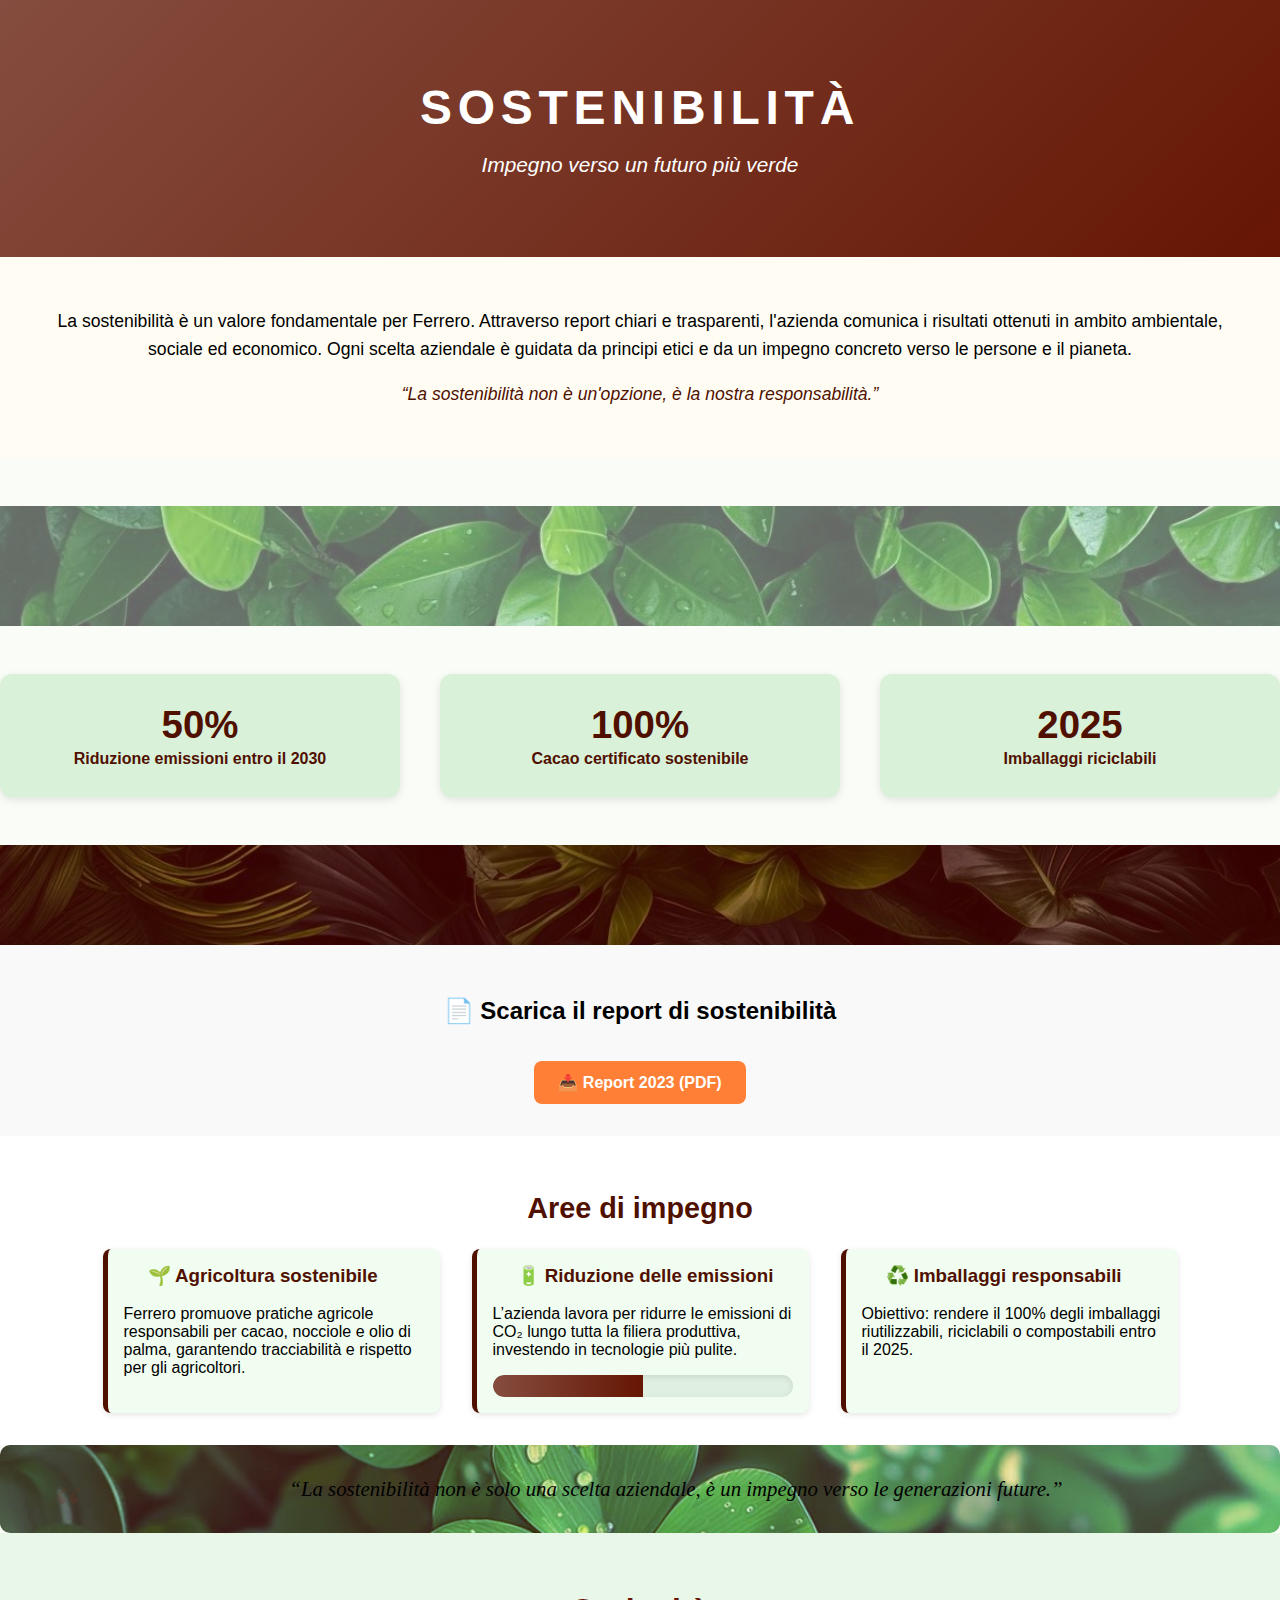
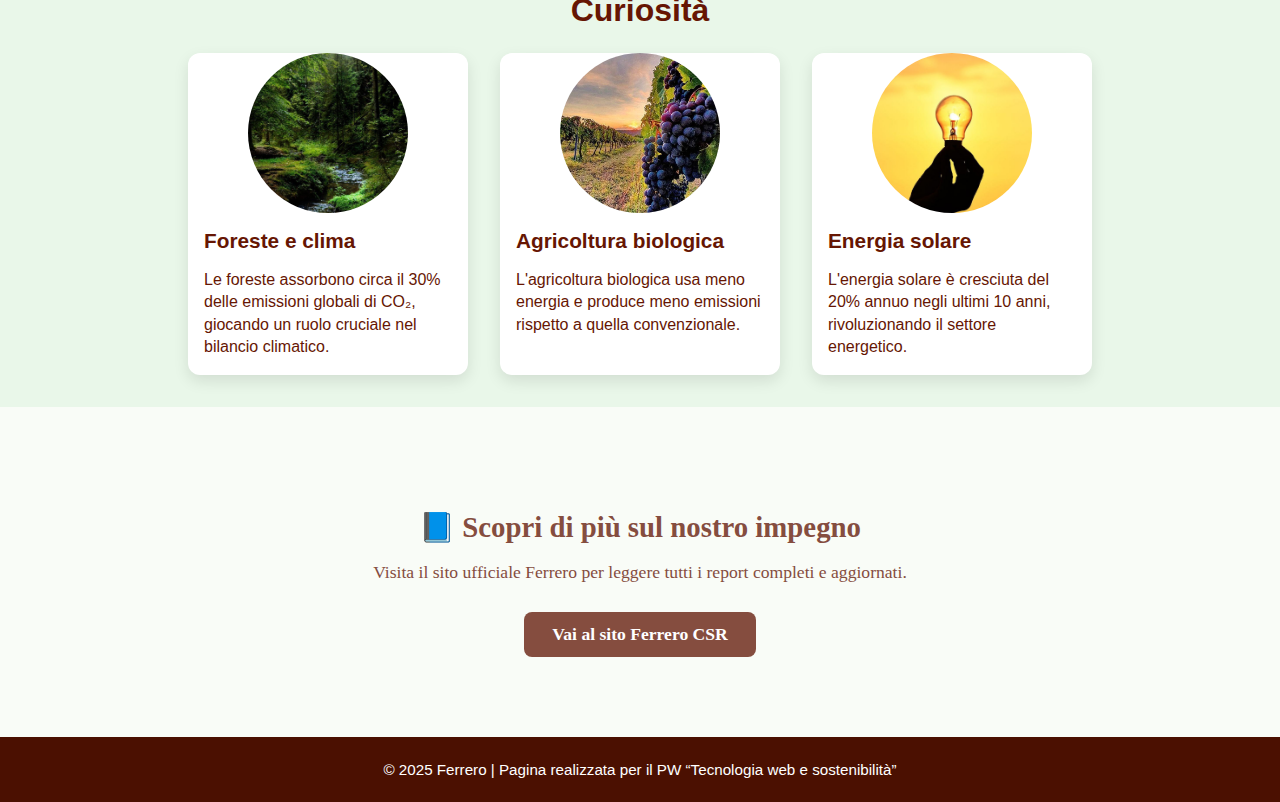
<file: sostenibilita.html>
<!DOCTYPE html>
<html lang="it">
<head>
  <meta charset="UTF-8" />
  <meta name="viewport" content="width=device-width, initial-scale=1" />
  <title>Sostenibilità Ferrero</title>
  <link rel="stylesheet" href="stylesostenibilita.css" />
</head>
<body>

  <div class="hero">
    <h1 class="title animated-underline">Sostenibilità</h1>
    <span class="subtitle">Impegno verso un futuro più verde</span>
  </div>

  <section class="intro">
    <p>
      La sostenibilità è un valore fondamentale per Ferrero. Attraverso report chiari e
      trasparenti, l'azienda comunica i risultati ottenuti in ambito ambientale, sociale ed economico.
      Ogni scelta aziendale è guidata da principi etici e da un impegno concreto verso le persone e il pianeta.
    </p>
    <blockquote>“La sostenibilità non è un'opzione, è la nostra responsabilità.”</blockquote>
  </section>

<div class="immagine-separatore"></div>
 


  <!-- Statistiche -->
  <section class="statistiche">
    <div class="statistica-item">
      <h3>50%</h3>
      <p>Riduzione emissioni entro il 2030</p>
    </div>
    <div class="statistica-item">
      <h3>100%</h3>
      <p>Cacao certificato sostenibile</p>
    </div>
    <div class="statistica-item">
      <h3>2025</h3>
      <p>Imballaggi riciclabili</p>
    </div>
  </section>

  <section class="intro-banner"></section>


    <!-- Download Report -->
  <section class="report-download">
    <h2>📄 Scarica il report di sostenibilità</h2>
    <a href="ReportSostenibilita2023.pdf" class="download-btn" download>📥 Report 2023 (PDF)</a>
  </section>

  <!-- Temi Sostenibilità -->
  <section class="temi-sostenibilita">
    <h2>Aree di impegno</h2>
    <div class="temi-container">
      <div class="tema">
        <h3>🌱 Agricoltura sostenibile</h3>
        <p>
          Ferrero promuove pratiche agricole responsabili per cacao, nocciole e olio di palma,
          garantendo tracciabilità e rispetto per gli agricoltori.
        </p>
      </div>
      <div class="tema">
        <h3>🔋 Riduzione delle emissioni</h3>
        <p>
          L’azienda lavora per ridurre le emissioni di CO₂ lungo tutta la filiera produttiva,
          investendo in tecnologie più pulite.
        </p>
        <!-- Barra di progresso -->
        <div class="progress-bar" data-progress="50">
          <div class="progress-fill"></div>
        </div>
      </div>
      <div class="tema">
        <h3>♻️ Imballaggi responsabili</h3>
        <p>
          Obiettivo: rendere il 100% degli imballaggi riutilizzabili, riciclabili o compostabili entro il 2025.
        </p>
      </div>
    </div>
  </section>
  
  <section class="citazione-finale">
    <blockquote>
      “La sostenibilità non è solo una scelta aziendale, è un impegno verso le generazioni future.”
    </blockquote>
  </section>

<section class="curiosita">
  <h2>Curiosità </h2>
  <div class="curiosita-container">
    <div class="curiosita-card">
      <img src="d44ce6ae-8ee2-438c-b174-fc5b41f07998.jpeg" alt="Foresta" />
      <h3>Foreste e clima</h3>
      <p>Le foreste assorbono circa il 30% delle emissioni globali di CO₂, giocando un ruolo cruciale nel bilancio climatico.</p>
    </div>
    <div class="curiosita-card">
      <img src="759debda57a4201ecae8600a22d2ea11.jpg" alt="Agricoltura biologica" />
      <h3>Agricoltura biologica</h3>
      <p>L'agricoltura biologica usa meno energia e produce meno emissioni rispetto a quella convenzionale.</p>
    </div>
    <div class="curiosita-card">
      <img src="91a4c616dcc1853c2fef1c44dd368a9d.jpg" alt="Energia solare" />
      <h3>Energia solare</h3>
      <p>L'energia solare è cresciuta del 20% annuo negli ultimi 10 anni, rivoluzionando il settore energetico.</p>
    </div>
  </div>
</section>

<section class="call-to-action">
  <h2>📘 Scopri di più sul nostro impegno</h2>
  <p>Visita il sito ufficiale Ferrero per leggere tutti i report completi e aggiornati.</p>
  <a href="https://www.ferrerocsr.com/" target="_blank" class="cta-button">Vai al sito Ferrero CSR</a>
</section>





  <footer class="footer">
    <p>© 2025 Ferrero | Pagina realizzata per il PW “Tecnologia web e sostenibilità”</p>
  </footer>
</body>
</html>
</file>
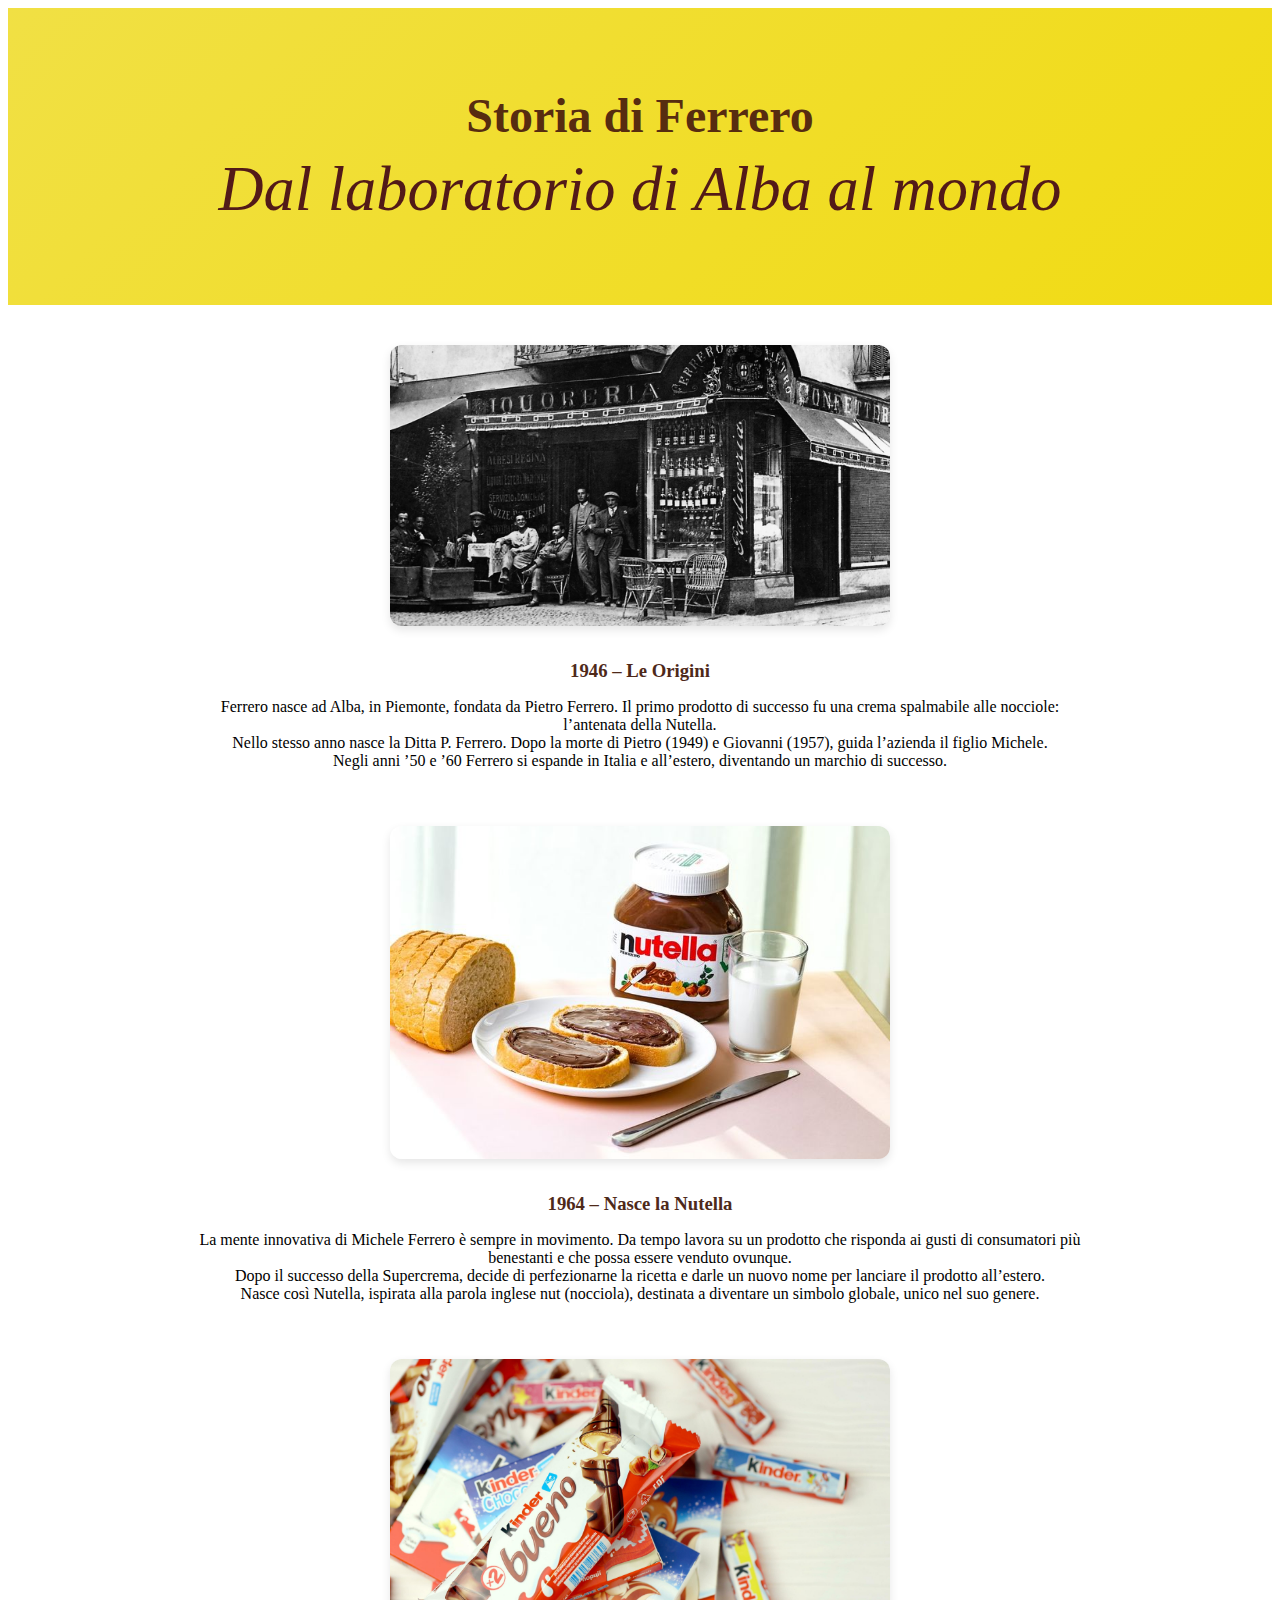
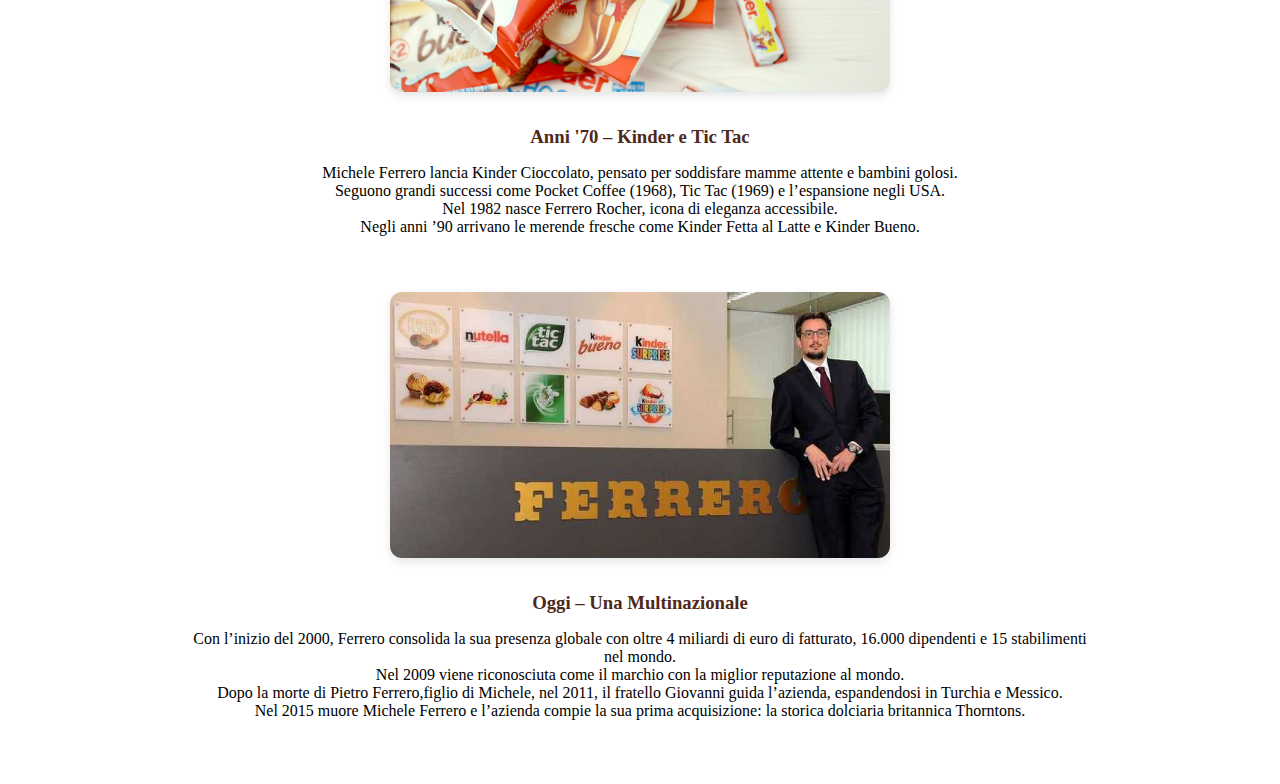
<file: storia.html>
<!DOCTYPE html>
<html lang="it">
<head>
  <meta charset="UTF-8">
  <title>Storia di Ferrero</title>
  <link rel="stylesheet" href="stylestoria.css">
</head>
<body>

    <div class="hero">
        <h1 class="title">
          Storia di Ferrero<br>
          <span class="subtitle">Dal laboratorio di Alba al mondo</span>
        </h1>
      </div>
      <section class="timeline">
        <div class="event">
          <img src="1946.jpg"Ferrero 1946>
          <div class="caption">
            <h3>1946 – Le Origini</h3>
            <p>Ferrero nasce ad Alba, in Piemonte, fondata da Pietro Ferrero. Il primo prodotto di successo fu una crema spalmabile alle nocciole: l’antenata della Nutella.
                <br>Nello stesso anno nasce la Ditta P. Ferrero. Dopo la morte di Pietro (1949) e Giovanni (1957), guida l’azienda il figlio Michele.
            <br>Negli anni ’50 e ’60 Ferrero si espande in Italia e all’estero, diventando un marchio di successo.</p>
          
          </div>
        </div>
      
        <div class="event">
          <img src="800ca1e0f3bc21f8ba97b10b1bf7266d.jpg" alt="nutella 1964">
          <div class="caption">
            <h3>1964 – Nasce la Nutella</h3>

            <p>La mente innovativa di Michele Ferrero è sempre in movimento. Da tempo lavora su un prodotto che risponda ai gusti di consumatori più benestanti e che possa essere venduto ovunque.
                <br>Dopo il successo della Supercrema, decide di perfezionarne la ricetta e darle un nuovo nome per lanciare il prodotto all’estero.
                <br>Nasce così Nutella, ispirata alla parola inglese nut (nocciola), destinata a diventare un simbolo globale, unico nel suo genere.
            </p>
          </div>
        </div>
      
        <div class="event">
          <img src="many-different-products-by-kinder-brand-made-by-ferrero-spa-kinder-is-a-confectionery-product-brand-line-of-italian-multinational-manufacturer-ferrero-free-photo.jpeg" alt="Kinder Ferrero">
          <div class="caption">
            <h3>Anni '70 – Kinder e Tic Tac</h3>
             <!-- Prodotti nuovi Ferrero -->
            <p>Michele Ferrero lancia Kinder Cioccolato, pensato per soddisfare mamme attente e bambini golosi. 
                <br> Seguono grandi successi come Pocket Coffee (1968), Tic Tac (1969) e l’espansione negli USA. 
                <br>Nel 1982 nasce Ferrero Rocher, icona di eleganza accessibile.
                <br>Negli anni ’90 arrivano le merende fresche come Kinder Fetta al Latte e Kinder Bueno.
            </p>
          </div>
        </div>
      
        <div class="event">
          <img src="Giovanni-Ferrero.jpg" alt="Ferrero oggi">
          <div class="caption">
            <h3>Oggi – Una Multinazionale</h3>
            <p>Con l’inizio del 2000, Ferrero consolida la sua presenza globale con oltre 4 miliardi di euro di fatturato, 16.000 dipendenti e 15 stabilimenti nel mondo.
                <br>Nel 2009 viene riconosciuta come il marchio con la miglior reputazione al mondo.
                <br>Dopo la morte di Pietro Ferrero,figlio di Michele, nel 2011, il fratello Giovanni guida l’azienda, espandendosi in Turchia e Messico. 
                <br>Nel 2015 muore Michele Ferrero e l’azienda compie la sua prima acquisizione: la storica dolciaria britannica Thorntons.
            </p>
          </div>
        </div>
      </section>
      



  
</body>
</html>
</file>
<file: stylesostenibilita.css>
/* HERO E TITOLI GIÀ ESISTENTI */
.hero {
  background: linear-gradient(135deg, #854d3f, #661603);
  padding: 80px 20px;
  text-align: center;
  color: #ffffff;
  animation: fadeSlide 1.2s ease-out;
}

@keyframes fadeSlide {
  0% {
    opacity: 0;
    transform: translateY(30px);
  }
  100% {
    opacity: 1;
    transform: translateY(0);
  }
}

.title {
  font-size: 3em;
  font-weight: bold;
  margin: 0;
  position: relative;
  display: inline-block;
  text-transform: uppercase;
  letter-spacing: 0.12em;
  cursor: default;
  color: #ffffff;
  padding-bottom: 8px;
}

.animated-underline::after {
  content: "";
  position: absolute;
  left: 0;
  bottom: 0;
  height: 5px;
  width: 0;
  background: linear-gradient(90deg,#854d3f, #661603);
  border-radius: 2px;
  transition: width 0.7s ease;
  animation: expandLine 1.5s forwards 1.2s;
}

.title:hover::after {
  width: 100%;
}

@keyframes expandLine {
  to {
    width: 100%;
  }
}

.subtitle {
  display: block;
  font-size: 1.3em;
  font-weight: normal;
  margin-top: 10px;
  color: #ffffff;
  font-style: italic;
}

/* INTRODUZIONE */
.intro {
  padding: 2rem;
  background-color: #fffdf3;
  text-align: center;
  font-size: 1.1rem;
  line-height: 1.6;
}

.intro blockquote {
  margin-top: 1rem;
  font-style: italic;
  color: #501000;
} 



/* STATISTICHE */
.statistiche {
  display: flex;
  justify-content: center;
  gap: 2.5rem;
  margin: 3rem 0;
  flex-wrap: wrap;
}

.statistica-item {
  background: #d9f0d9;
  border-radius: 12px;
  padding: 1.8rem 2.5rem;
  box-shadow: 0 3px 8px rgba(0, 0, 0, 0.1);
  text-align: center;
  flex: 1 1 180px;
  transition: transform 0.3s ease;
  cursor: default;
}

.statistica-item:hover {
  transform: scale(1.05);
}

.statistica-item h3 {
  font-size: 2.4rem;
  color: #501000;
  margin: 0 0 0.2rem;
  font-weight: 900;
  user-select: none;
}

.statistica-item p {
  margin: 0;
  color: #501000;
  font-weight: 600;
  user-select: none;
}

.intro-banner {
  width: 100%;
  height: 100px; /* Puoi aumentare o ridurre l'altezza */
  background-image: linear-gradient(rgba(104, 0, 0, 0.5), rgba(104, 0, 0, 0.5)), 
                    url(f23d26ff7410e3caca02d7a2f5b71b31.jpg);
  background-size: cover;
  background-position: center;
  background-repeat: no-repeat;
}



/* TEMI SOSTENIBILITÀ */
.temi-sostenibilita {
  padding: 2rem;
  background-color: #ffffff;
  text-align: center;
}

.temi-sostenibilita h2 {
  font-size: 1.8rem;
  margin-bottom: 1.5rem;
  color: #501000;
}

.temi-container {
  display: flex;
  flex-wrap: wrap;
  justify-content: center;
  gap: 2rem;
}

.tema {
  background-color: #f1fdf0;
  border-left: 5px solid #501000;
  padding: 1rem;
  max-width: 300px;
  border-radius: 8px;
  box-shadow: 0 2px 6px rgba(0, 0, 0, 0.1);
  transition: transform 0.3s;
  text-align: left;
}

.tema:hover {
  transform: translateY(-5px);
}

.tema h3 {
  margin-top: 0;
  color: #501000;
  position: relative;
  padding-left: 24px;
}

.tema h3::before {
  content: url('https://cdn-icons-png.flaticon.com/16/616/616408.png');
  position: absolute;
  left: 0;
  top: 50%;
  transform: translateY(-50%);
}

/* BARRA DI PROGRESSO */
.progress-bar {
  background: #e0f0e0;
  border-radius: 20px;
  width: 100%;
  max-width: 320px;
  height: 22px;
  margin: 1rem 0 0 0;
  box-shadow: inset 0 2px 6px rgba(0, 0, 0, 0.1);
  overflow: hidden;
}

.progress-fill {
  height: 100%;
  background: linear-gradient(90deg, #854d3f, #661603);
  width: 0%;
  border-radius: 20px 0 0 20px;
  transition: width 2s ease-in-out;
}

/* Animazione barra progresso */
.progress-bar[data-progress='50'] .progress-fill {
  width: 50%;
}

.progress-bar[data-progress='100'] .progress-fill {
  width: 100%;
}



/* DOWNLOAD REPORT */
.report-download {
  text-align: center;
  padding: 2rem;
  background-color: #f9f9f9;
}

.download-btn {
  background-color: #ff5e00c9;
  color: white;
  padding: 12px 24px;
  text-decoration: none;
  border-radius: 8px;
  font-weight: bold;
  display: inline-block;
  margin-top: 1rem;
  transition: transform 0.3s ease, background-color 0.3s ease;
}

.download-btn:hover {
  background-color: #501000;
  transform: scale(1.05);
}

/* BACKGROUND LEGGERO */
body {
  background: #f9fcf7 url('https://www.transparenttextures.com/patterns/asfalt-light.png') repeat;
  font-family: Arial, sans-serif;
  margin: 0;
  padding: 0;
}

.curiosita {
  padding: 2rem;
  background-color: #e9f7e9;
  text-align: center;
}

.curiosita h2 {
  color:#661603;
  font-size: 2rem;
  margin-bottom: 1.5rem;
  font-weight: 700;
}

.curiosita-container {
  display: flex;
  gap: 2rem;
  justify-content: center;
  flex-wrap: wrap;
}

.curiosita-card {
  background: white;
  border-radius: 12px;
  box-shadow: 0 6px 15px rgba(0, 0, 0, 0.1);
  max-width: 280px;
  overflow: hidden;
  transition: transform 0.3s ease, box-shadow 0.3s ease;
  cursor: default;
  text-align: left;
}

.curiosita-card:hover {
  transform: scale(1.05);
  box-shadow: 0 10px 25px rgba(0, 0, 0, 0.2);
}

.curiosita-card img {
  width: 160px;
  height: 160px;
  object-fit: cover;
  border-radius: 50%;  /* rende l'immagine circolare */
  display: block;
  margin: 0 auto 1rem auto; /* centra l'immagine e margine sotto */
}


.curiosita-card h3 {
  margin: 1rem;
  color: #661603;
  font-size: 1.3rem;
}

.curiosita-card p {
  margin: 0 1rem 1rem 1rem;
  color: #661603;
  font-size: 1rem;
  line-height: 1.4;
}

  .citazione-finale {
  width: 100%;
  margin: 0;
  padding: 2rem 1.5rem 2rem 3rem;
  font-style: italic;
  font-size: 1.3rem;
  color: #000000;
  text-align: center;
  font-family: 'Georgia', serif;
  background-image: url("Tableaux Trèfle N° s39216 - acheter dans la….jpeg");
  background-size: cover;
  background-position: center;
  background-repeat: no-repeat;
  background-color: rgba(104, 0, 0, 0.507);
  background-blend-mode: lighten;
  border-radius: 10px;
  box-sizing: border-box;
}


.citazione-finale blockquote {
  margin: 0;
  position: relative;
  padding-left: 3rem;
}

.citazione-finale blockquote::before {
  content: "“";
  font-size: 4rem;
  color: #703526;
  position: absolute;
  left: 0;
  top: 0;
  line-height: 1;
  font-family: 'Georgia', serif;
  opacity: 0.3;
  user-select: none;
  pointer-events: none;
}
.call-to-action {
  max-width: 700px;
  margin: 3rem auto;
  padding: 2rem 2.5rem;
  text-align: center;
  border-radius: 12px;
  font-family: 'Georgia', serif;
  color: #854d3f;
  box-shadow: none; /* niente ombra */
  border: none; /* niente bordo */
  /* background-color rimosso per niente sfondo */
  transition: background-color 0.3s ease;
}

.call-to-action:hover {
  /* rimuovi anche l’effetto hover sul background */
  background-color: transparent;
}

.call-to-action h2 {
  font-size: 1.8rem;
  margin-bottom: 1rem;
  font-weight: 600;
}

.call-to-action p {
  font-size: 1.1rem;
  margin-bottom: 1.8rem;
  color: #854d3f;
}

.cta-button {
  background-color: #854d3f;
  color: #fff;
  padding: 12px 28px;
  font-weight: bold;
  text-decoration: none;
  border-radius: 8px;
  font-size: 1.1rem;
  box-shadow: none; /* niente ombra */
  transition: background-color 0.3s ease, transform 0.3s ease;
  display: inline-block;
}

.cta-button:hover {
  background-color: #703526;
  transform: scale(1.05);
}
.footer {
  background-color: #4b1001; /* Verde scuro */
  color: #ffffff;            /* Testo bianco */
  text-align: center;
  padding: 1.5rem 1rem;
  font-size: 0.95rem;
  font-family: 'Arial', sans-serif;
  margin-top: 2rem;
}

.footer p {
  margin: 0;
}
.immagine-separatore {
  width: 100%;
  height: 120px;
  background-image: linear-gradient(rgba(255,255,255,0.4), rgba(255,255,255,0.4)), 
                    url(dd7e04d29e449e34e3431ae96948a9c2.jpg);
  background-size: cover;
  background-position: center;
  background-repeat: no-repeat;
  margin: 3rem 0;
}
</file>
<file: stylestoria.css>
/* Hero section: titolo principale elegante */
.hero {
    background: linear-gradient(135deg, #f1e044, #f1db13); /* sfumatura gialla */
    padding: 80px 20px;
    text-align: center;
    color: hwb(18 10% 65%);
  }
  
  .title {
    font-size: 3em;
    font-weight: bold;
    margin: 0;
  }
  
  .subtitle {
    display: block;
    font-size: 1.3em;
    font-weight: normal;
    margin-top: 10px;
    color: #521a18;
    font-style: italic;
  }
  /* Animazione del blocco hero */
.hero {
    background: linear-gradient(135deg, #f1e044, #f1db13);
    padding: 80px 20px;
    text-align: center;
    color: #572c10;
    animation: fadeSlide 1.2s ease-out;
  }
  
  @keyframes fadeSlide {
    0% {
      opacity: 0;
      transform: translateY(30px);
    }
    100% {
      opacity: 1;
      transform: translateY(0);
    }
  }
  /* Timeline interattiva */
.timeline {
  display: flex;
  flex-direction: column;
  gap: 40px;
  padding: 40px 20px;
  max-width: 900px;
  margin: 0 auto;
}

.event {
  display: flex;
  flex-direction: column;
  align-items: center;
  text-align: center;
}

.event img {
  width: 100%;
  max-width: 500px;
  border-radius: 12px;
  box-shadow: 0 4px 10px rgba(0,0,0,0.1);
  transition: transform 0.3s ease;
}

.event img:hover {
  transform: scale(1.03);
}

.caption {
  margin-top: 15px;
}

.caption h3 {
  margin-bottom: 10px;
  color: #4e291a;
}
</file>
